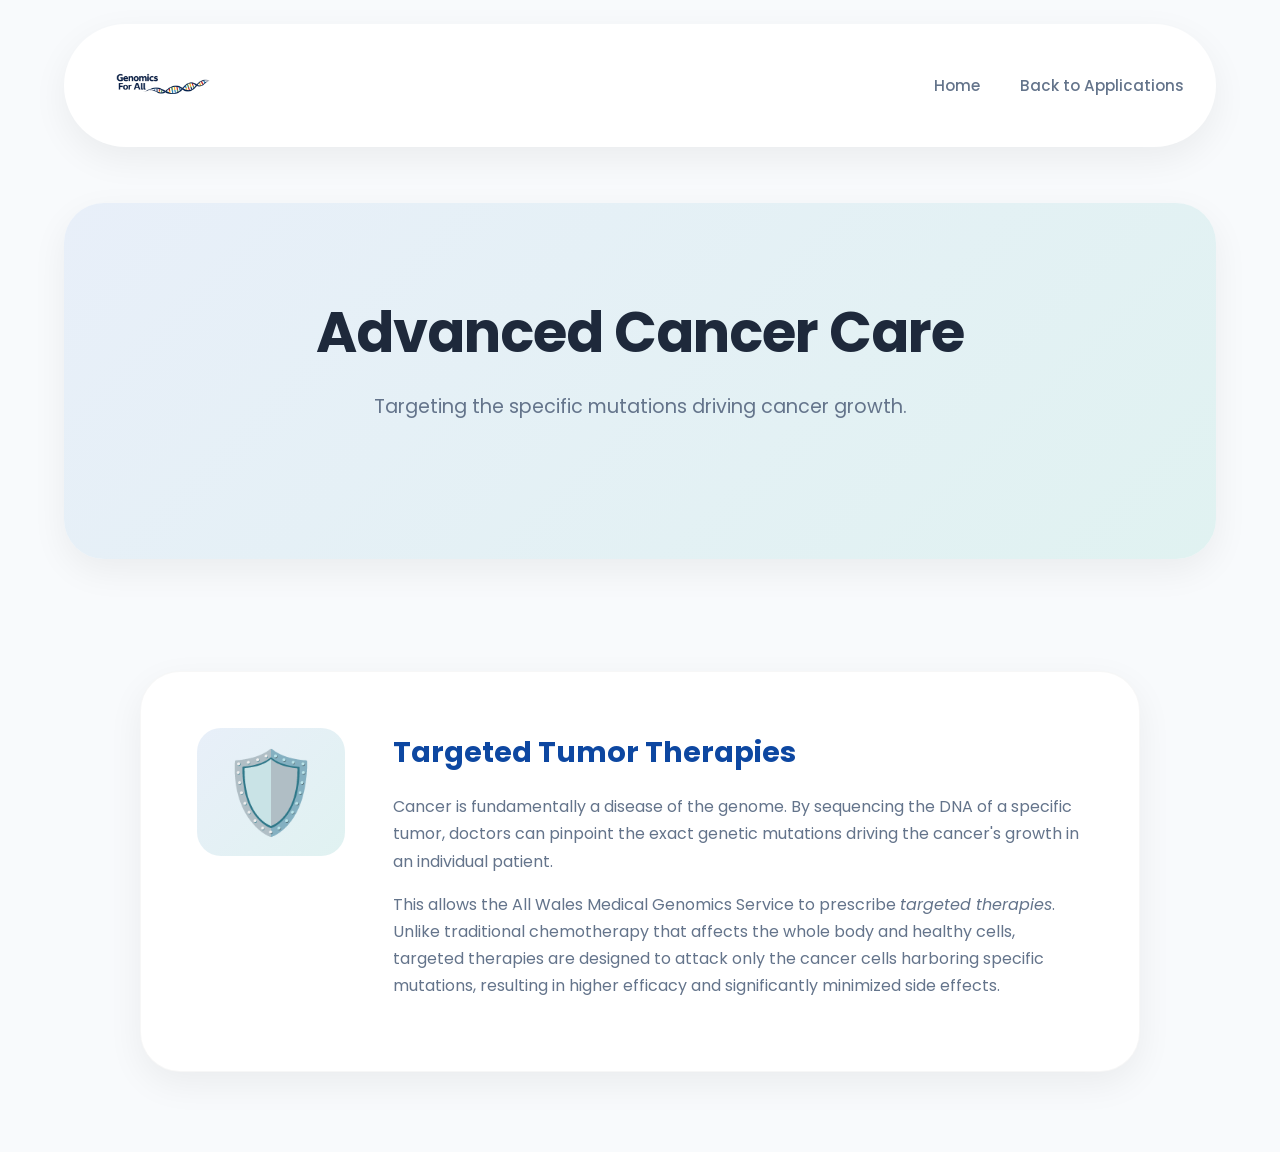
<file: cancer-care.html>
<!DOCTYPE html>
<html lang="en">
<head>
    <meta charset="UTF-8">
    <meta name="viewport" content="width=device-width, initial-scale=1.0">
    <title>Cancer Care - Genomics for All</title>
    <link href="https://fonts.googleapis.com/css2?family=Poppins:wght@300;400;500;600;700&display=swap" rel="stylesheet">
    <link rel="stylesheet" href="style.css">
</head>
<body>
    <header>
        <div class="nav-container">
            <a href="index.html">
                <img src="logo.png" alt="Genomics for All Logo" class="logo">
            </a>
            <nav>
                <ul>
                    <li><a href="index.html">Home</a></li>
                    <li><a href="index.html#nhs-wales">Back to Applications</a></li>
                </ul>
            </nav>
        </div>
    </header>

    <main>
        <section class="hero-wrapper">
            <div class="hero">
                <div class="hero-content">
                    <h1>Advanced Cancer Care</h1>
                    <p>Targeting the specific mutations driving cancer growth.</p>
                </div>
            </div>
        </section>

        <section class="content-section">
            <div class="detailed-cards-container">
                <article class="detailed-card">
                    <div class="card-icon-large">🛡️</div>
                    <div class="card-text">
                        <h2>Targeted Tumor Therapies</h2>
                        <p>Cancer is fundamentally a disease of the genome. By sequencing the DNA of a specific tumor, doctors can pinpoint the exact genetic mutations driving the cancer's growth in an individual patient.</p>
                        <p>This allows the All Wales Medical Genomics Service to prescribe <em>targeted therapies</em>. Unlike traditional chemotherapy that affects the whole body and healthy cells, targeted therapies are designed to attack only the cancer cells harboring specific mutations, resulting in higher efficacy and significantly minimized side effects.</p>
                    </div>
                </article>
            </div>
        </section>
    </main>

    </body>
</html>
</file>
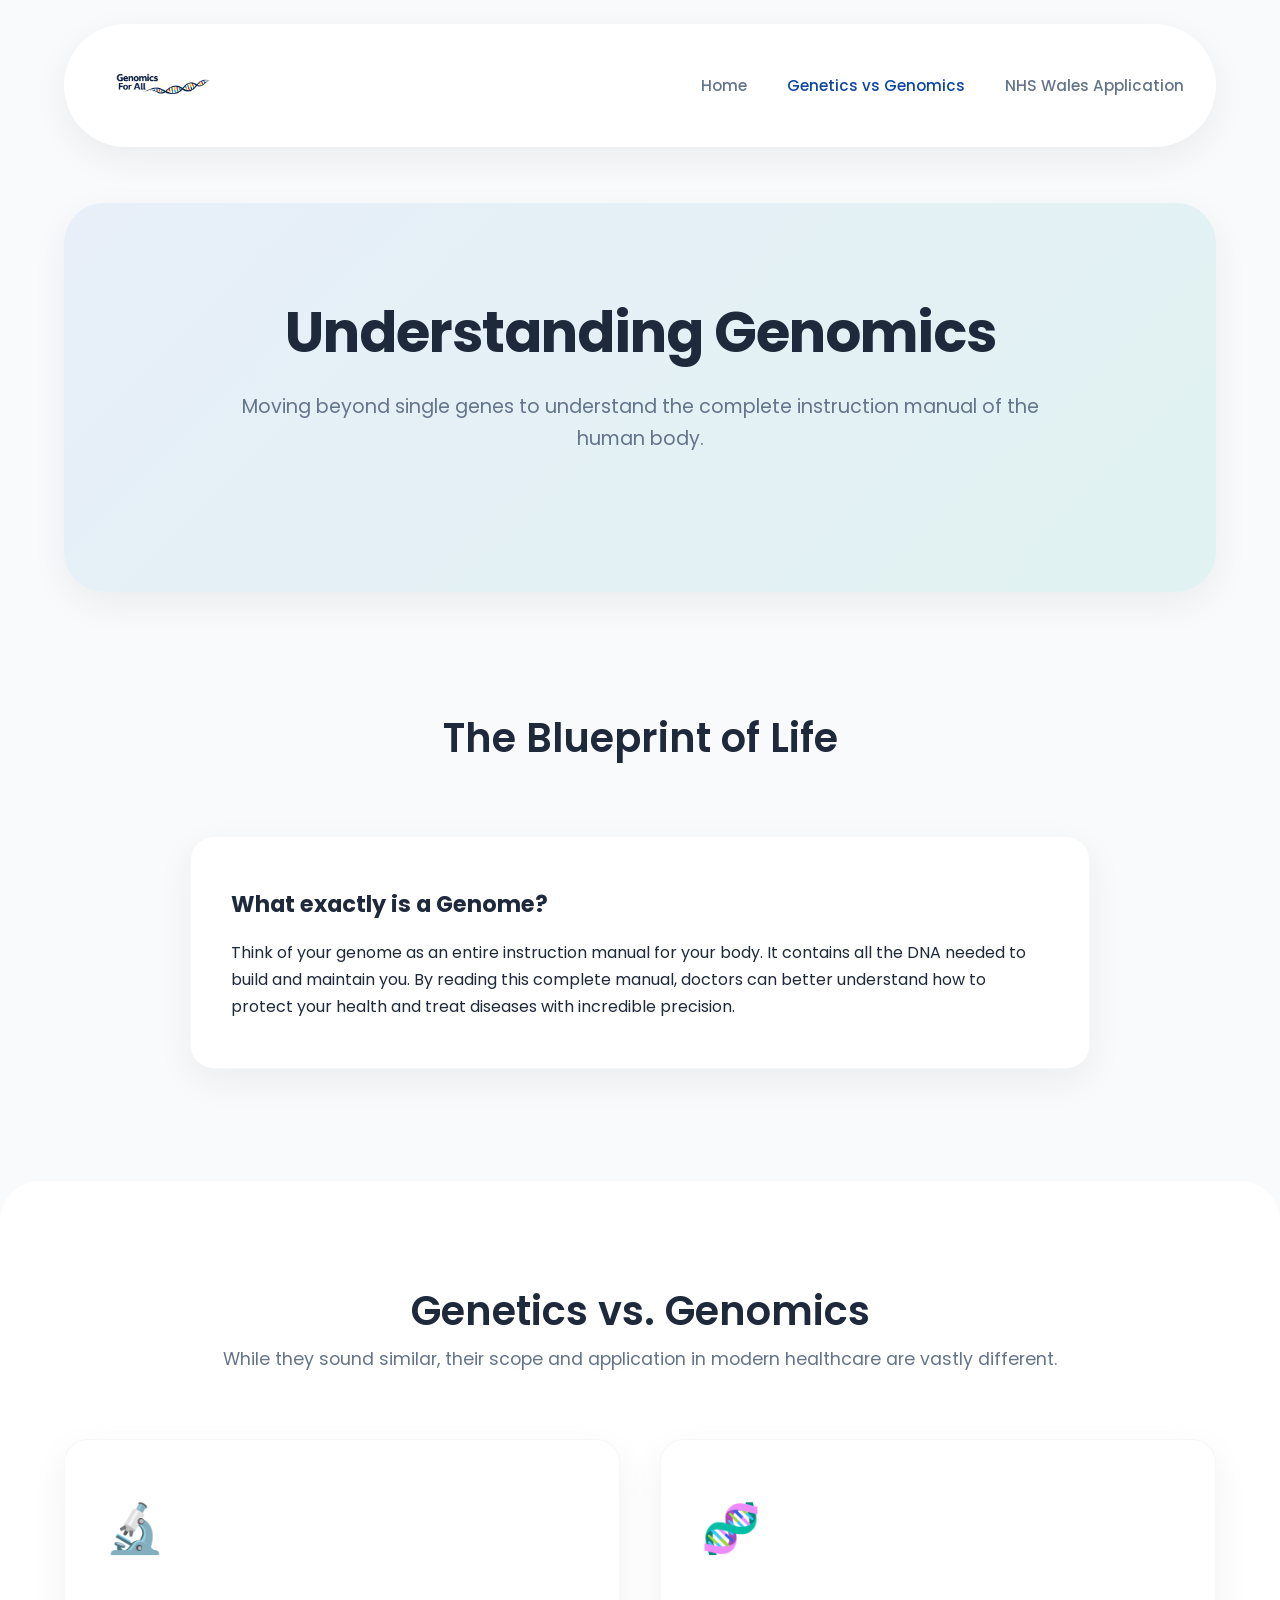
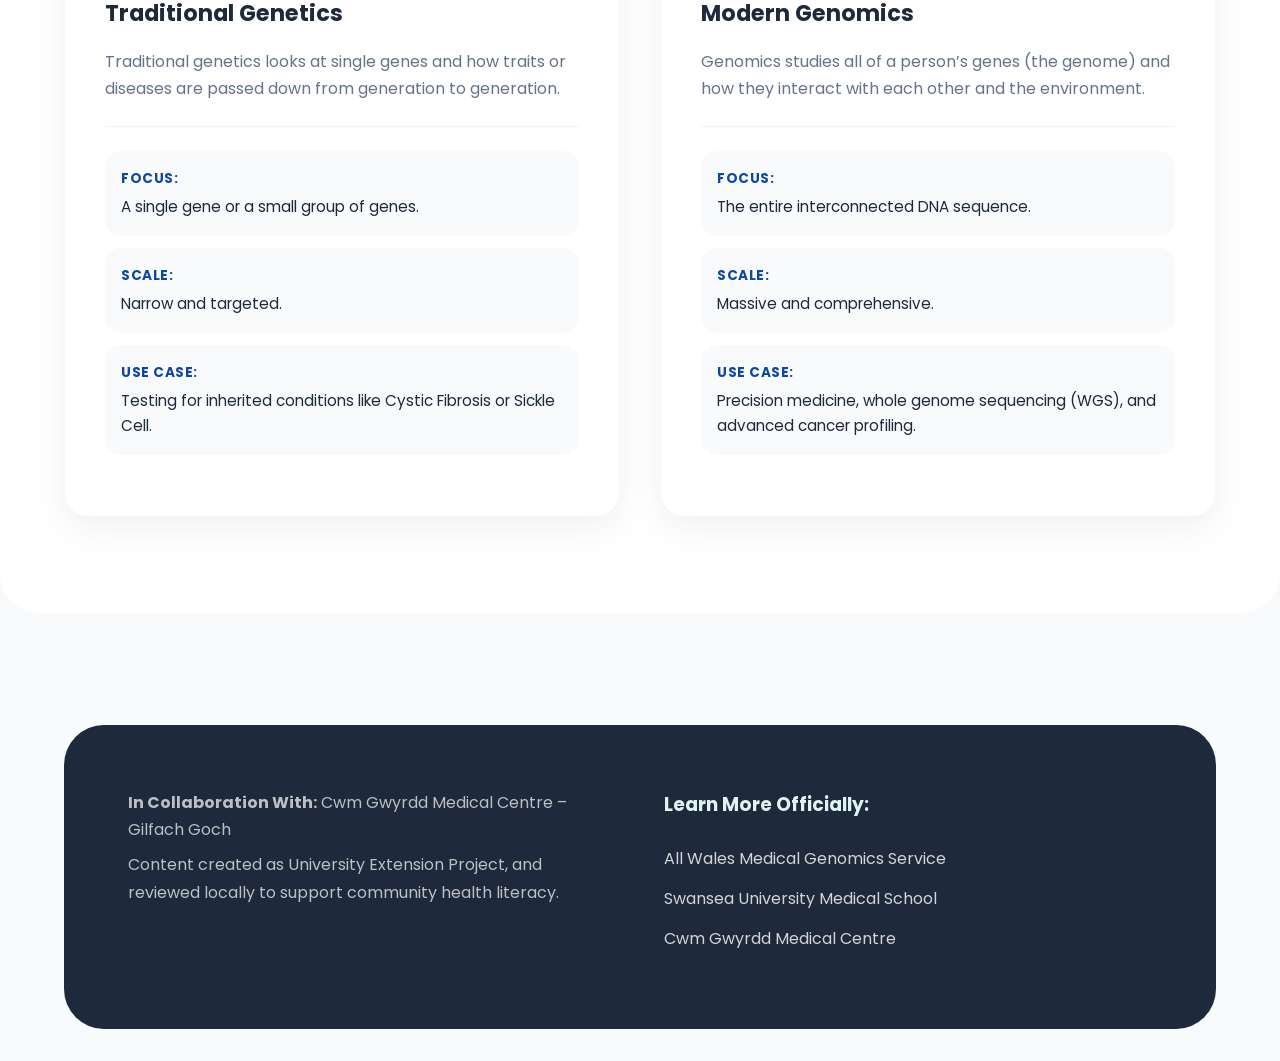
<file: genomics.html>
<!DOCTYPE html>
<html lang="en">
<head>
    <meta charset="UTF-8">
    <meta name="viewport" content="width=device-width, initial-scale=1.0">
    <title>Genetics vs. Genomics - Genomics for All</title>
    <link href="https://fonts.googleapis.com/css2?family=Poppins:wght@300;400;500;600;700&display=swap" rel="stylesheet">
    <link rel="stylesheet" href="style.css">
</head>
<body>

    <header>
        <div class="nav-container">
            <a href="index.html">
                <img src="logo.png" alt="Genomics for All Logo" class="logo">
            </a>
            <nav>
                <ul>
                    <li><a href="index.html">Home</a></li>
                    <li><a href="genomics.html" class="active">Genetics vs Genomics</a></li>
                    <li><a href="index.html#nhs-wales">NHS Wales Application</a></li>
                </ul>
            </nav>
        </div>
    </header>

    <main>
        
        <section class="hero-wrapper">
            <div class="hero">
                <div class="hero-content">
                    <h1>Understanding Genomics</h1>
                    <p>Moving beyond single genes to understand the complete instruction manual of the human body.</p>
                </div>
            </div>
        </section>

        <section class="content-section">
            <div class="section-header">
                <h2>The Blueprint of Life</h2>
            </div>
            <div class="faq-container">
                <article class="faq-item">
                    <h3>What exactly is a Genome?</h3>
                    <p>Think of your genome as an entire instruction manual for your body. It contains all the DNA needed to build and maintain you. By reading this complete manual, doctors can better understand how to protect your health and treat diseases with incredible precision.</p>
                </article>
            </div>
        </section>

        <section class="content-section alternate-bg">
            <div class="section-header">
                <h2>Genetics vs. Genomics</h2>
                <p>While they sound similar, their scope and application in modern healthcare are vastly different.</p>
            </div>
            
            <div class="cards-grid-2">
                <article class="info-card comparison-card">
                    <div class="card-icon">🔬</div>
                    <h3>Traditional Genetics</h3>
                    <p>Traditional genetics looks at single genes and how traits or diseases are passed down from generation to generation.</p>
                    
                    <ul class="feature-list">
                        <li><strong>Focus:</strong> A single gene or a small group of genes.</li>
                        <li><strong>Scale:</strong> Narrow and targeted.</li>
                        <li><strong>Use Case:</strong> Testing for inherited conditions like Cystic Fibrosis or Sickle Cell.</li>
                    </ul>
                </article>

                <article class="info-card comparison-card">
                    <div class="card-icon">🧬</div>
                    <h3>Modern Genomics</h3>
                    <p>Genomics studies all of a person’s genes (the genome) and how they interact with each other and the environment.</p>
                    
                    <ul class="feature-list">
                        <li><strong>Focus:</strong> The entire interconnected DNA sequence.</li>
                        <li><strong>Scale:</strong> Massive and comprehensive.</li>
                        <li><strong>Use Case:</strong> Precision medicine, whole genome sequencing (WGS), and advanced cancer profiling.</li>
                    </ul>
                </article>
            </div>
        </section>

    </main>

    <footer>
        <div class="footer-content">
            <div class="footer-collaboration">
                <p><strong>In Collaboration With:</strong> Cwm Gwyrdd Medical Centre – Gilfach Goch</p>
                <p>Content created as University Extension Project, and reviewed locally to support community health literacy.</p>
            </div>
            
            <div class="footer-links">
                <h3>Learn More Officially:</h3>
                <ul>
                    <li><a href="https://cavuhb.nhs.wales/our-services/all-wales-medical-genomics-service-awmgs/" target="_blank" rel="noopener noreferrer">All Wales Medical Genomics Service</a></li>
                    <li><a href="https://www.swansea.ac.uk/medicine/" target="_blank" rel="noopener noreferrer">Swansea University Medical School</a></li>
                    <li><a href="#" target="_blank" rel="noopener noreferrer">Cwm Gwyrdd Medical Centre</a></li>
                </ul>
            </div>
        </div>
    </footer>

</body>
</html>
</file>
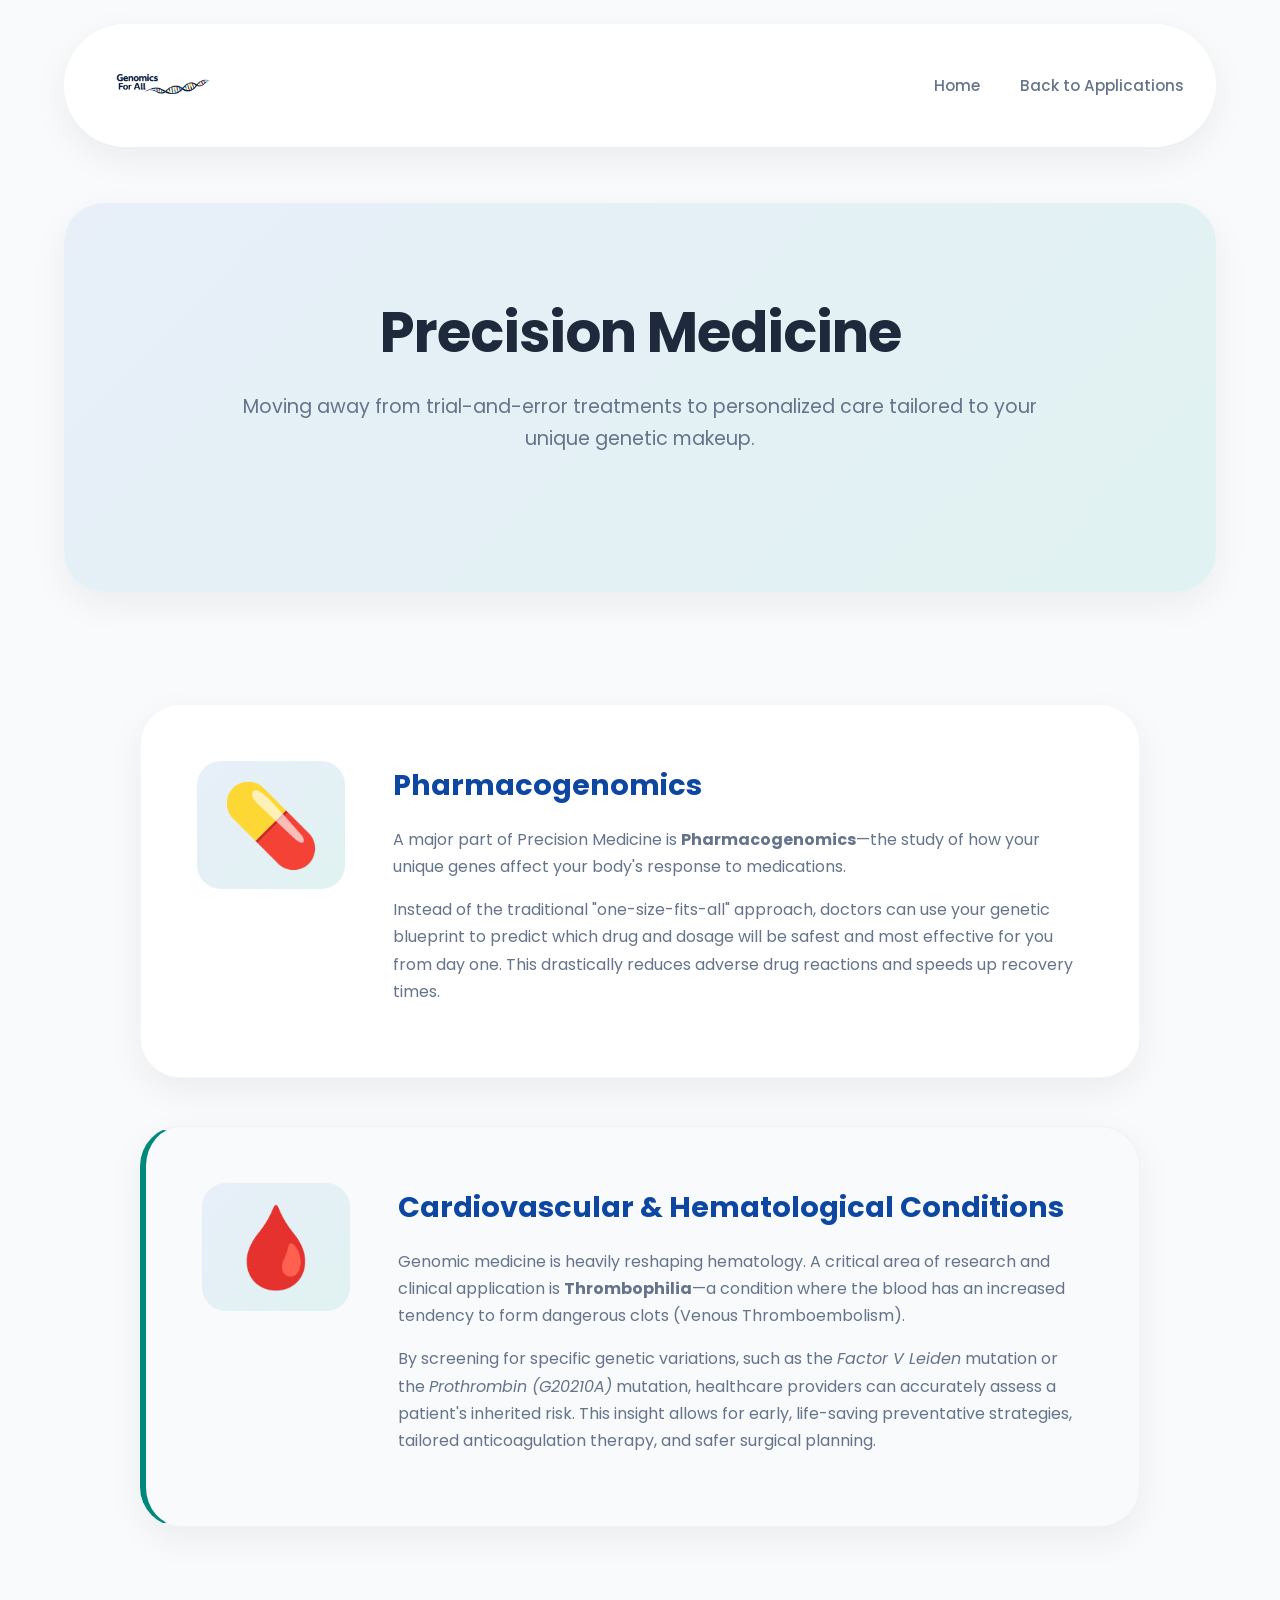
<file: precision-medicine.html>
<!DOCTYPE html>
<html lang="en">
<head>
    <meta charset="UTF-8">
    <meta name="viewport" content="width=device-width, initial-scale=1.0">
    <title>Precision Medicine - Genomics for All</title>
    <link href="https://fonts.googleapis.com/css2?family=Poppins:wght@300;400;500;600;700&display=swap" rel="stylesheet">
    <link rel="stylesheet" href="style.css">
</head>
<body>
    <header>
        <div class="nav-container">
            <a href="index.html">
                <img src="logo.png" alt="Genomics for All Logo" class="logo">
            </a>
            <nav>
                <ul>
                    <li><a href="index.html">Home</a></li>
                    <li><a href="index.html#nhs-wales">Back to Applications</a></li>
                </ul>
            </nav>
        </div>
    </header>

    <main>
        <section class="hero-wrapper">
            <div class="hero">
                <div class="hero-content">
                    <h1>Precision Medicine</h1>
                    <p>Moving away from trial-and-error treatments to personalized care tailored to your unique genetic makeup.</p>
                </div>
            </div>
        </section>

        <section class="content-section">
            <div class="detailed-cards-container">
                <article class="detailed-card">
                    <div class="card-icon-large">💊</div>
                    <div class="card-text">
                        <h2>Pharmacogenomics</h2>
                        <p>A major part of Precision Medicine is <strong>Pharmacogenomics</strong>—the study of how your unique genes affect your body's response to medications.</p>
                        <p>Instead of the traditional "one-size-fits-all" approach, doctors can use your genetic blueprint to predict which drug and dosage will be safest and most effective for you from day one. This drastically reduces adverse drug reactions and speeds up recovery times.</p>
                    </div>
                </article>

                <article class="detailed-card alternate-card-bg highlight-card">
                    <div class="card-icon-large">🩸</div>
                    <div class="card-text">
                        <h2>Cardiovascular & Hematological Conditions</h2>
                        <p>Genomic medicine is heavily reshaping hematology. A critical area of research and clinical application is <strong>Thrombophilia</strong>—a condition where the blood has an increased tendency to form dangerous clots (Venous Thromboembolism).</p>
                        <p>By screening for specific genetic variations, such as the <em>Factor V Leiden</em> mutation or the <em>Prothrombin (G20210A)</em> mutation, healthcare providers can accurately assess a patient's inherited risk. This insight allows for early, life-saving preventative strategies, tailored anticoagulation therapy, and safer surgical planning.</p>
                    </div>
                </article>
            </div>
        </section>
    </main>

    </body>
</html>
</file>
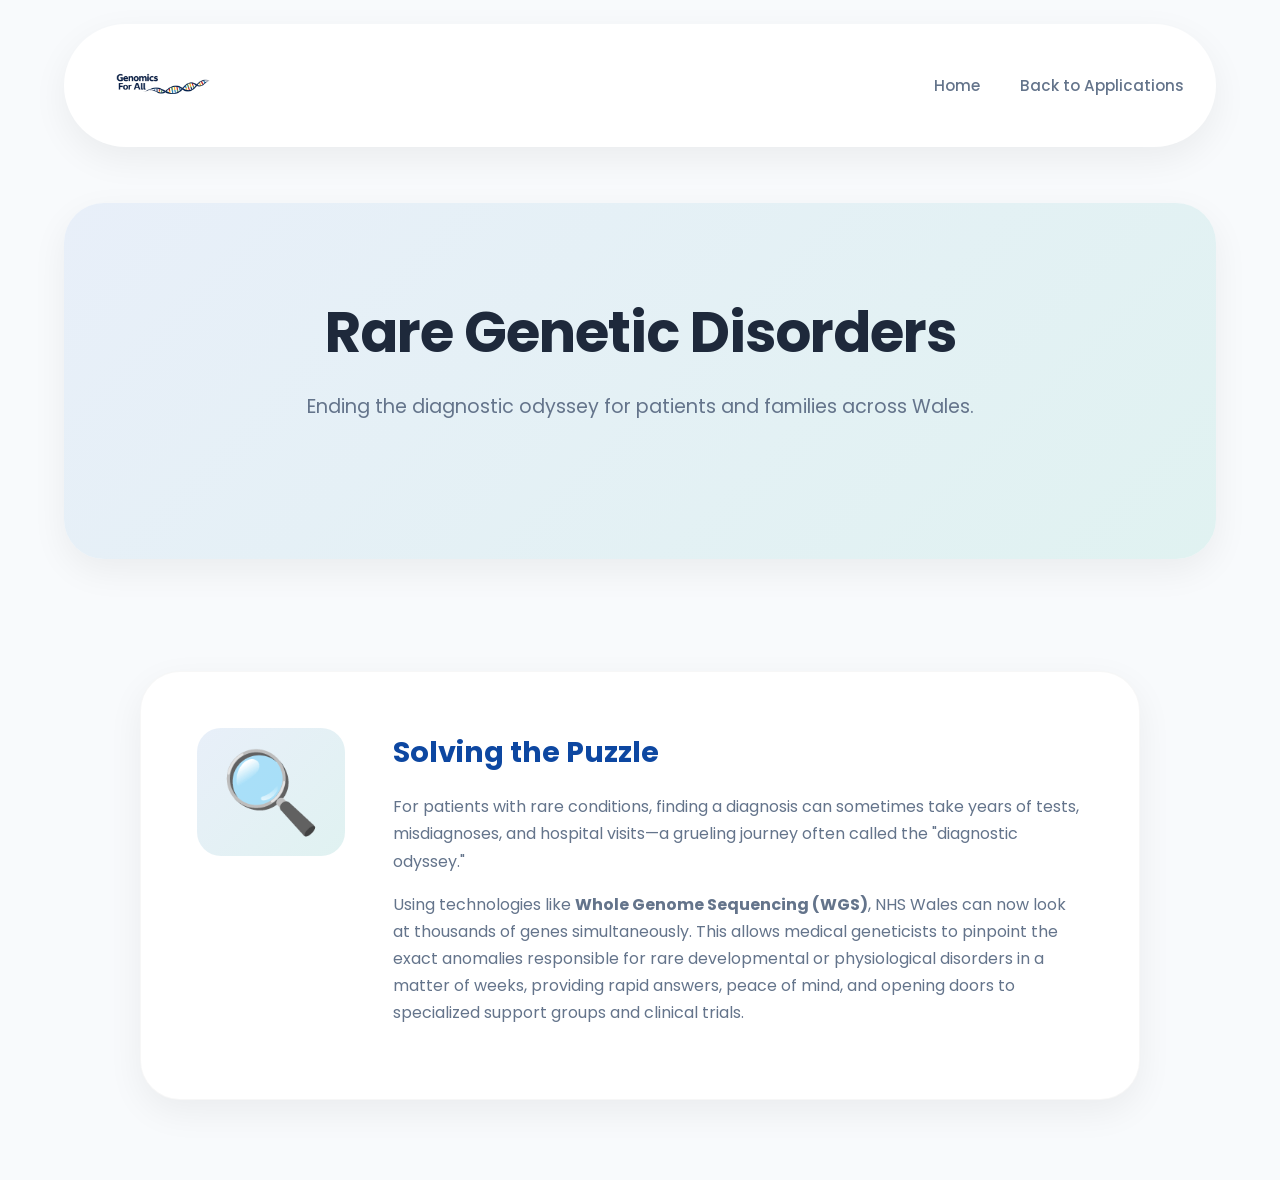
<file: rare-disease.html>
<!DOCTYPE html>
<html lang="en">
<head>
    <meta charset="UTF-8">
    <meta name="viewport" content="width=device-width, initial-scale=1.0">
    <title>Rare Disease Diagnosis - Genomics for All</title>
    <link href="https://fonts.googleapis.com/css2?family=Poppins:wght@300;400;500;600;700&display=swap" rel="stylesheet">
    <link rel="stylesheet" href="style.css">
</head>
<body>
    <header>
        <div class="nav-container">
            <a href="index.html">
                <img src="logo.png" alt="Genomics for All Logo" class="logo">
            </a>
            <nav>
                <ul>
                    <li><a href="index.html">Home</a></li>
                    <li><a href="index.html#nhs-wales">Back to Applications</a></li>
                </ul>
            </nav>
        </div>
    </header>

    <main>
        <section class="hero-wrapper">
            <div class="hero">
                <div class="hero-content">
                    <h1>Rare Genetic Disorders</h1>
                    <p>Ending the diagnostic odyssey for patients and families across Wales.</p>
                </div>
            </div>
        </section>

        <section class="content-section">
            <div class="detailed-cards-container">
                <article class="detailed-card">
                    <div class="card-icon-large">🔍</div>
                    <div class="card-text">
                        <h2>Solving the Puzzle</h2>
                        <p>For patients with rare conditions, finding a diagnosis can sometimes take years of tests, misdiagnoses, and hospital visits—a grueling journey often called the "diagnostic odyssey."</p>
                        <p>Using technologies like <strong>Whole Genome Sequencing (WGS)</strong>, NHS Wales can now look at thousands of genes simultaneously. This allows medical geneticists to pinpoint the exact anomalies responsible for rare developmental or physiological disorders in a matter of weeks, providing rapid answers, peace of mind, and opening doors to specialized support groups and clinical trials.</p>
                    </div>
                </article>
            </div>
        </section>
    </main>

    </body>
</html>
</file>
<file: style.css>
��/ *   = = = = = = = = = = = = = = = = = = = = = = = = = = = = = = = = = = = = = = = = = = = = = = = = = = = = = = = = = = = = = = = = = = = = = = = = = =  
       1 .   C S S   T h e m e  
       = = = = = = = = = = = = = = = = = = = = = = = = = = = = = = = = = = = = = = = = = = = = = = = = = = = = = = = = = = = = = = = = = = = = = = = = = =   * /  
 : r o o t   {  
         - - p r i m a r y - c o l o r :   # 0 d 4 7 a 1 ;    
         - - p r i m a r y - l i g h t :   # e 8 e f f 9 ;    
         - - s e c o n d a r y - c o l o r :   # 0 0 8 9 7 b ;    
         - - s e c o n d a r y - l i g h t :   # e 0 f 2 f 1 ;    
          
         - - t e x t - m a i n :   # 1 e 2 9 3 b ;  
         - - t e x t - m u t e d :   # 6 4 7 4 8 b ;  
         - - b g - p a g e :   # f 8 f a f c ;    
         - - c a r d - b g :   # f f f f f f ;  
          
         - - r a d i u s - s m :   1 6 p x ;  
         - - r a d i u s - m d :   2 4 p x ;  
         - - r a d i u s - l g :   4 0 p x ;  
         - - r a d i u s - p i l l :   1 0 0 p x ;  
          
         - - s h a d o w - s o f t :   0   1 2 p x   3 6 p x   r g b a ( 0 ,   0 ,   0 ,   0 . 0 6 ) ;  
         - - s h a d o w - h o v e r :   0   2 0 p x   4 8 p x   r g b a ( 0 ,   0 ,   0 ,   0 . 1 ) ;  
          
         - - f o n t - s t a c k :   ' P o p p i n s ' ,   s a n s - s e r i f ;  
 }  
  
 / *   = = = = = = = = = = = = = = = = = = = = = = = = = = = = = = = = = = = = = = = = = = = = = = = = = = = = = = = = = = = = = = = = = = = = = = = = = =  
       2 .   B a s e   R e s e t   &   T y p o g r a p h y  
       = = = = = = = = = = = = = = = = = = = = = = = = = = = = = = = = = = = = = = = = = = = = = = = = = = = = = = = = = = = = = = = = = = = = = = = = = =   * /  
 *   {  
         m a r g i n :   0 ;  
         p a d d i n g :   0 ;  
         b o x - s i z i n g :   b o r d e r - b o x ;  
 }  
  
 h t m l   {  
         s c r o l l - b e h a v i o r :   s m o o t h ;  
 }  
  
 b o d y   {  
         f o n t - f a m i l y :   v a r ( - - f o n t - s t a c k ) ;  
         l i n e - h e i g h t :   1 . 7 ;  
         c o l o r :   v a r ( - - t e x t - m a i n ) ;  
         b a c k g r o u n d - c o l o r :   v a r ( - - b g - p a g e ) ;  
 }  
  
 . c a r d - l i n k   {  
         t e x t - d e c o r a t i o n :   n o n e ;  
         c o l o r :   i n h e r i t ;  
         d i s p l a y :   b l o c k ;  
 }  
  
 / *   = = = = = = = = = = = = = = = = = = = = = = = = = = = = = = = = = = = = = = = = = = = = = = = = = = = = = = = = = = = = = = = = = = = = = = = = = =  
       3 .   H e a d e r   &   N a v i g a t i o n   B a r  
       = = = = = = = = = = = = = = = = = = = = = = = = = = = = = = = = = = = = = = = = = = = = = = = = = = = = = = = = = = = = = = = = = = = = = = = = = =   * /  
 h e a d e r   {  
         b a c k g r o u n d - c o l o r :   v a r ( - - b g - p a g e ) ;  
         p a d d i n g :   1 . 5 r e m   5 % ;  
         p o s i t i o n :   s t i c k y ;  
         t o p :   0 ;  
         z - i n d e x :   1 0 0 0 ;  
 }  
  
 . n a v - c o n t a i n e r   {  
         m a x - w i d t h :   1 2 0 0 p x ;  
         m a r g i n :   0   a u t o ;  
         b a c k g r o u n d - c o l o r :   v a r ( - - c a r d - b g ) ;  
         b o r d e r - r a d i u s :   v a r ( - - r a d i u s - p i l l ) ;  
         p a d d i n g :   1 . 2 r e m   2 r e m ;    
         d i s p l a y :   f l e x ;  
         j u s t i f y - c o n t e n t :   s p a c e - b e t w e e n ;  
         a l i g n - i t e m s :   c e n t e r ;  
         b o x - s h a d o w :   v a r ( - - s h a d o w - s o f t ) ;  
 }  
  
 . l o g o   {  
         m a x - h e i g h t :   8 5 p x ;    
         w i d t h :   a u t o ;  
         d i s p l a y :   b l o c k ;  
 }  
  
 n a v   u l   {  
         d i s p l a y :   f l e x ;  
         l i s t - s t y l e :   n o n e ;  
         g a p :   2 . 5 r e m ;  
 }  
  
 n a v   a   {  
         t e x t - d e c o r a t i o n :   n o n e ;  
         c o l o r :   v a r ( - - t e x t - m u t e d ) ;  
         f o n t - w e i g h t :   5 0 0 ;  
         t r a n s i t i o n :   c o l o r   0 . 3 s   e a s e ;  
         f o n t - s i z e :   0 . 9 5 r e m ;  
 }  
  
 n a v   a : h o v e r ,   n a v   a . a c t i v e   {  
         c o l o r :   v a r ( - - p r i m a r y - c o l o r ) ;  
 }  
  
 / *   = = = = = = = = = = = = = = = = = = = = = = = = = = = = = = = = = = = = = = = = = = = = = = = = = = = = = = = = = = = = = = = = = = = = = = = = = =  
       4 .   H e r o   S e c t i o n  
       = = = = = = = = = = = = = = = = = = = = = = = = = = = = = = = = = = = = = = = = = = = = = = = = = = = = = = = = = = = = = = = = = = = = = = = = = =   * /  
 . h e r o - w r a p p e r   {  
         p a d d i n g :   2 r e m   5 % ;  
         m a x - w i d t h :   1 3 0 0 p x ;  
         m a r g i n :   0   a u t o ;  
 }  
  
 . h e r o   {  
         b a c k g r o u n d :   l i n e a r - g r a d i e n t ( 1 3 5 d e g ,   v a r ( - - p r i m a r y - l i g h t )   0 % ,   v a r ( - - s e c o n d a r y - l i g h t )   1 0 0 % ) ;  
         b o r d e r - r a d i u s :   v a r ( - - r a d i u s - l g ) ;  
         p a d d i n g :   6 r e m   3 r e m ;  
         t e x t - a l i g n :   c e n t e r ;  
         b o x - s h a d o w :   v a r ( - - s h a d o w - s o f t ) ;  
 }  
  
 . h e r o - c o n t e n t   {  
         m a x - w i d t h :   8 0 0 p x ;  
         m a r g i n :   0   a u t o ;  
 }  
  
 . h e r o   h 1   {  
         c o l o r :   v a r ( - - t e x t - m a i n ) ;  
         f o n t - s i z e :   3 . 5 r e m ;  
         f o n t - w e i g h t :   7 0 0 ;  
         l i n e - h e i g h t :   1 . 2 ;  
         m a r g i n - b o t t o m :   1 . 5 r e m ;  
         l e t t e r - s p a c i n g :   - 1 p x ;  
 }  
  
 . h e r o   p   {  
         f o n t - s i z e :   1 . 2 r e m ;  
         c o l o r :   v a r ( - - t e x t - m u t e d ) ;  
         m a r g i n - b o t t o m :   2 . 5 r e m ;  
 }  
  
 . c t a - b t n   {  
         d i s p l a y :   i n l i n e - b l o c k ;  
         p a d d i n g :   1 r e m   3 r e m ;  
         b a c k g r o u n d - c o l o r :   v a r ( - - p r i m a r y - c o l o r ) ;  
         c o l o r :   # F F F F F F ;  
         t e x t - d e c o r a t i o n :   n o n e ;  
         b o r d e r - r a d i u s :   v a r ( - - r a d i u s - p i l l ) ;  
         f o n t - w e i g h t :   6 0 0 ;  
         f o n t - s i z e :   1 . 1 r e m ;  
         b o x - s h a d o w :   0   8 p x   2 4 p x   r g b a ( 1 3 ,   7 1 ,   1 6 1 ,   0 . 2 5 ) ;  
         t r a n s i t i o n :   a l l   0 . 3 s   e a s e ;  
 }  
  
 . c t a - b t n : h o v e r   {  
         b a c k g r o u n d - c o l o r :   v a r ( - - s e c o n d a r y - c o l o r ) ;  
         t r a n s f o r m :   t r a n s l a t e Y ( - 3 p x ) ;  
         b o x - s h a d o w :   0   1 2 p x   3 2 p x   r g b a ( 0 ,   1 3 7 ,   1 2 3 ,   0 . 3 ) ;  
 }  
  
 / *   = = = = = = = = = = = = = = = = = = = = = = = = = = = = = = = = = = = = = = = = = = = = = = = = = = = = = = = = = = = = = = = = = = = = = = = = = =  
       5 .   M a i n   G r i d s   &   I n f o   C a r d s  
       = = = = = = = = = = = = = = = = = = = = = = = = = = = = = = = = = = = = = = = = = = = = = = = = = = = = = = = = = = = = = = = = = = = = = = = = = =   * /  
 . c o n t e n t - s e c t i o n   {  
         p a d d i n g :   5 r e m   5 % ;  
         m a x - w i d t h :   1 2 0 0 p x ;  
         m a r g i n :   0   a u t o ;  
 }  
  
 . a l t e r n a t e - b g   {  
         b a c k g r o u n d - c o l o r :   # f f f f f f ;  
         m a x - w i d t h :   1 0 0 % ;  
         b o r d e r - r a d i u s :   v a r ( - - r a d i u s - l g ) ;  
         p a d d i n g :   6 r e m   5 % ;  
         m a r g i n :   2 r e m   0 ;  
 }  
  
 . s e c t i o n - h e a d e r   {  
         t e x t - a l i g n :   c e n t e r ;  
         m a r g i n - b o t t o m :   4 r e m ;  
 }  
  
 . s e c t i o n - h e a d e r   h 2   {  
         f o n t - s i z e :   2 . 5 r e m ;  
         c o l o r :   v a r ( - - t e x t - m a i n ) ;  
         f o n t - w e i g h t :   6 0 0 ;  
 }  
  
 . s e c t i o n - h e a d e r   p   {  
         c o l o r :   v a r ( - - t e x t - m u t e d ) ;  
         f o n t - s i z e :   1 . 1 r e m ;  
 }  
  
 . c a r d s - g r i d - 2   {  
         d i s p l a y :   g r i d ;  
         g r i d - t e m p l a t e - c o l u m n s :   r e p e a t ( a u t o - f i t ,   m i n m a x ( 4 0 0 p x ,   1 f r ) ) ;  
         g a p :   2 . 5 r e m ;  
 }  
  
 . c a r d s - g r i d - 3   {  
         d i s p l a y :   g r i d ;  
         g r i d - t e m p l a t e - c o l u m n s :   r e p e a t ( a u t o - f i t ,   m i n m a x ( 3 0 0 p x ,   1 f r ) ) ;  
         g a p :   2 . 5 r e m ;  
 }  
  
 . i n f o - c a r d   {  
         b a c k g r o u n d :   v a r ( - - c a r d - b g ) ;  
         p a d d i n g :   3 r e m   2 . 5 r e m ;  
         b o r d e r - r a d i u s :   v a r ( - - r a d i u s - m d ) ;  
         b o x - s h a d o w :   v a r ( - - s h a d o w - s o f t ) ;  
         t r a n s i t i o n :   t r a n s f o r m   0 . 3 s   e a s e ,   b o x - s h a d o w   0 . 3 s   e a s e ;  
         b o r d e r :   1 p x   s o l i d   r g b a ( 0 , 0 , 0 , 0 . 0 3 ) ;  
         h e i g h t :   1 0 0 % ;  
 }  
  
 . i n f o - c a r d : h o v e r   {  
         t r a n s f o r m :   t r a n s l a t e Y ( - 8 p x ) ;  
         b o x - s h a d o w :   v a r ( - - s h a d o w - h o v e r ) ;  
 }  
  
 . c a r d - i c o n   {  
         f o n t - s i z e :   3 r e m ;  
         m a r g i n - b o t t o m :   1 . 5 r e m ;  
 }  
  
 . i n f o - c a r d   h 3   {  
         f o n t - s i z e :   1 . 4 r e m ;  
         m a r g i n - b o t t o m :   1 r e m ;  
         c o l o r :   v a r ( - - t e x t - m a i n ) ;  
 }  
  
 . i n f o - c a r d   p   {  
         c o l o r :   v a r ( - - t e x t - m u t e d ) ;  
 }  
  
 / *   = = = = = = = = = = = = = = = = = = = = = = = = = = = = = = = = = = = = = = = = = = = = = = = = = = = = = = = = = = = = = = = = = = = = = = = = = =  
       6 .   D e t a i l e d   D e e p - D i v e   C a r d s   ( F o r   N H S   W a l e s   P a g e s )  
       = = = = = = = = = = = = = = = = = = = = = = = = = = = = = = = = = = = = = = = = = = = = = = = = = = = = = = = = = = = = = = = = = = = = = = = = = =   * /  
 . d e t a i l e d - c a r d s - c o n t a i n e r   {  
         d i s p l a y :   f l e x ;  
         f l e x - d i r e c t i o n :   c o l u m n ;  
         g a p :   3 r e m ;  
         m a x - w i d t h :   1 0 0 0 p x ;  
         m a r g i n :   0   a u t o ;  
 }  
  
 . d e t a i l e d - c a r d   {  
         d i s p l a y :   f l e x ;  
         a l i g n - i t e m s :   f l e x - s t a r t ;  
         g a p :   3 r e m ;  
         b a c k g r o u n d :   v a r ( - - c a r d - b g ) ;  
         p a d d i n g :   3 . 5 r e m ;  
         b o r d e r - r a d i u s :   v a r ( - - r a d i u s - l g ) ;  
         b o x - s h a d o w :   v a r ( - - s h a d o w - s o f t ) ;  
         b o r d e r :   1 p x   s o l i d   r g b a ( 0 , 0 , 0 , 0 . 0 3 ) ;  
 }  
  
 . a l t e r n a t e - c a r d - b g   {  
         b a c k g r o u n d :   v a r ( - - b g - p a g e ) ;  
 }  
  
 . h i g h l i g h t - c a r d   {  
         b o r d e r - l e f t :   6 p x   s o l i d   v a r ( - - s e c o n d a r y - c o l o r ) ;  
 }  
  
 . c a r d - i c o n - l a r g e   {  
         f o n t - s i z e :   5 r e m ;  
         l i n e - h e i g h t :   1 ;  
         b a c k g r o u n d :   l i n e a r - g r a d i e n t ( 1 3 5 d e g ,   v a r ( - - p r i m a r y - l i g h t ) ,   v a r ( - - s e c o n d a r y - l i g h t ) ) ;  
         p a d d i n g :   1 . 5 r e m ;  
         b o r d e r - r a d i u s :   v a r ( - - r a d i u s - m d ) ;  
         f l e x - s h r i n k :   0 ;    
 }  
  
 . c a r d - t e x t   h 2   {  
         c o l o r :   v a r ( - - p r i m a r y - c o l o r ) ;  
         f o n t - s i z e :   1 . 8 r e m ;  
         m a r g i n - b o t t o m :   1 r e m ;  
 }  
  
 . c a r d - t e x t   p   {  
         m a r g i n - b o t t o m :   1 r e m ;  
         c o l o r :   v a r ( - - t e x t - m u t e d ) ;  
 }  
  
 / *   = = = = = = = = = = = = = = = = = = = = = = = = = = = = = = = = = = = = = = = = = = = = = = = = = = = = = = = = = = = = = = = = = = = = = = = = = =  
       7 .   S p e c i f i c   S t y l e s   f o r   G e n o m i c s   C o m p a r i s o n   P a g e   ( R E S T O R E D ! )  
       = = = = = = = = = = = = = = = = = = = = = = = = = = = = = = = = = = = = = = = = = = = = = = = = = = = = = = = = = = = = = = = = = = = = = = = = = =   * /  
 . c o m p a r i s o n - c a r d   {  
         d i s p l a y :   f l e x ;  
         f l e x - d i r e c t i o n :   c o l u m n ;  
 }  
  
 . c o m p a r i s o n - c a r d   p   {  
         m a r g i n - b o t t o m :   1 . 5 r e m ;  
         f l e x - g r o w :   1 ;    
 }  
  
 . f e a t u r e - l i s t   {  
         l i s t - s t y l e :   n o n e ;  
         p a d d i n g - t o p :   1 . 5 r e m ;  
         b o r d e r - t o p :   1 p x   s o l i d   r g b a ( 0 , 0 , 0 , 0 . 0 5 ) ;  
 }  
  
 . f e a t u r e - l i s t   l i   {  
         b a c k g r o u n d - c o l o r :   v a r ( - - b g - p a g e ) ;  
         m a r g i n - b o t t o m :   0 . 8 r e m ;  
         p a d d i n g :   1 r e m ;  
         b o r d e r - r a d i u s :   v a r ( - - r a d i u s - s m ) ;  
         c o l o r :   v a r ( - - t e x t - m a i n ) ;  
         f o n t - s i z e :   0 . 9 5 r e m ;  
 }  
  
 . f e a t u r e - l i s t   s t r o n g   {  
         c o l o r :   v a r ( - - p r i m a r y - c o l o r ) ;  
         d i s p l a y :   b l o c k ;  
         f o n t - s i z e :   0 . 8 5 r e m ;  
         t e x t - t r a n s f o r m :   u p p e r c a s e ;  
         l e t t e r - s p a c i n g :   0 . 5 p x ;  
         m a r g i n - b o t t o m :   0 . 2 r e m ;  
 }  
  
 / *   = = = = = = = = = = = = = = = = = = = = = = = = = = = = = = = = = = = = = = = = = = = = = = = = = = = = = = = = = = = = = = = = = = = = = = = = = =  
       8 .   F A Q   L a y o u t  
       = = = = = = = = = = = = = = = = = = = = = = = = = = = = = = = = = = = = = = = = = = = = = = = = = = = = = = = = = = = = = = = = = = = = = = = = = =   * /  
 . f a q - c o n t a i n e r   {  
         d i s p l a y :   f l e x ;  
         f l e x - d i r e c t i o n :   c o l u m n ;  
         g a p :   1 . 5 r e m ;  
         m a x - w i d t h :   9 0 0 p x ;  
         m a r g i n :   0   a u t o ;  
 }  
  
 . f a q - i t e m   {  
         b a c k g r o u n d :   v a r ( - - c a r d - b g ) ;  
         p a d d i n g :   3 r e m   2 . 5 r e m ;  
         b o r d e r - r a d i u s :   v a r ( - - r a d i u s - m d ) ;  
         b o x - s h a d o w :   v a r ( - - s h a d o w - s o f t ) ;  
         b o r d e r :   1 p x   s o l i d   r g b a ( 0 , 0 , 0 , 0 . 0 3 ) ;  
 }  
  
 . f a q - i t e m   h 3   {  
         f o n t - s i z e :   1 . 4 r e m ;  
         m a r g i n - b o t t o m :   1 r e m ;  
         c o l o r :   v a r ( - - t e x t - m a i n ) ;  
 }  
  
 / *   = = = = = = = = = = = = = = = = = = = = = = = = = = = = = = = = = = = = = = = = = = = = = = = = = = = = = = = = = = = = = = = = = = = = = = = = = =  
       9 .   F o o t e r   ( W i t h   F l e x   F i x )  
       = = = = = = = = = = = = = = = = = = = = = = = = = = = = = = = = = = = = = = = = = = = = = = = = = = = = = = = = = = = = = = = = = = = = = = = = = =   * /  
 f o o t e r   {  
         p a d d i n g :   3 r e m   5 %   2 r e m   5 % ;  
         m a r g i n - t o p :   4 r e m ;  
 }  
  
 . f o o t e r - c o n t e n t   {  
         b a c k g r o u n d - c o l o r :   v a r ( - - t e x t - m a i n ) ;  
         c o l o r :   # f f f f f f ;  
         b o r d e r - r a d i u s :   v a r ( - - r a d i u s - l g ) ;  
         p a d d i n g :   4 r e m ;  
         m a x - w i d t h :   1 2 0 0 p x ;  
         m a r g i n :   0   a u t o ;  
         d i s p l a y :   f l e x ;  
         f l e x - w r a p :   w r a p ;  
         j u s t i f y - c o n t e n t :   s p a c e - b e t w e e n ;  
         g a p :   3 r e m ;  
 }  
  
 . f o o t e r - c o l l a b o r a t i o n   {  
         f l e x :   1 ;  
         m i n - w i d t h :   3 0 0 p x ;  
 }  
  
 . f o o t e r - l i n k s   {  
         f l e x :   1 ;  
         m i n - w i d t h :   3 0 0 p x ;  
 }  
  
 . f o o t e r - c o l l a b o r a t i o n   p   {  
         c o l o r :   r g b a ( 2 5 5 , 2 5 5 , 2 5 5 , 0 . 7 ) ;  
         m a r g i n - b o t t o m :   0 . 5 r e m ;  
 }  
  
 . f o o t e r - l i n k s   h 3   {  
         m a r g i n - b o t t o m :   1 . 5 r e m ;  
         c o l o r :   v a r ( - - s e c o n d a r y - l i g h t ) ;  
 }  
  
 . f o o t e r - l i n k s   u l   {  
         l i s t - s t y l e :   n o n e ;  
 }  
  
 . f o o t e r - l i n k s   l i   {  
         m a r g i n - b o t t o m :   0 . 8 r e m ;  
 }  
  
 . f o o t e r - l i n k s   a   {  
         c o l o r :   r g b a ( 2 5 5 , 2 5 5 , 2 5 5 , 0 . 8 ) ;  
         t e x t - d e c o r a t i o n :   n o n e ;  
         t r a n s i t i o n :   c o l o r   0 . 3 s   e a s e ;  
 }  
  
 . f o o t e r - l i n k s   a : h o v e r   {  
         c o l o r :   # f f f f f f ;  
         t e x t - d e c o r a t i o n :   u n d e r l i n e ;  
 }  
  
 / *   = = = = = = = = = = = = = = = = = = = = = = = = = = = = = = = = = = = = = = = = = = = = = = = = = = = = = = = = = = = = = = = = = = = = = = = = = =  
       1 0 .   R e s p o n s i v e   D e s i g n   f o r   M o b i l e   D e v i c e s   ( M e d i a   Q u e r i e s )  
       = = = = = = = = = = = = = = = = = = = = = = = = = = = = = = = = = = = = = = = = = = = = = = = = = = = = = = = = = = = = = = = = = = = = = = = = = =   * /  
 @ m e d i a   ( m a x - w i d t h :   7 6 8 p x )   {  
         / *   1 .   S t a c k   t h e   n a v i g a t i o n   v e r t i c a l l y   s o   i t   d o e s n ' t   b r e a k   t h e   s c r e e n   * /  
         . n a v - c o n t a i n e r   {  
                 f l e x - d i r e c t i o n :   c o l u m n ;  
                 g a p :   1 . 2 r e m ;  
                 p a d d i n g :   1 . 5 r e m   1 r e m ;  
         }  
          
         n a v   u l   {  
                 f l e x - w r a p :   w r a p ;  
                 j u s t i f y - c o n t e n t :   c e n t e r ;  
                 g a p :   1 r e m ;  
         }  
  
         / *   2 .   S h r i n k   t h e   g i a n t   h e r o   t e x t   a n d   p a d d i n g   * /  
         . h e r o   {  
                 p a d d i n g :   4 r e m   1 . 5 r e m ;  
         }  
  
         . h e r o   h 1   {  
                 f o n t - s i z e :   2 . 2 r e m ;  
                 m a r g i n - b o t t o m :   1 r e m ;  
         }  
  
         / *   3 .   S t a c k   t h e   d e t a i l e d   d e e p - d i v e   c a r d s   * /  
         . d e t a i l e d - c a r d   {  
                 f l e x - d i r e c t i o n :   c o l u m n ;  
                 a l i g n - i t e m s :   c e n t e r ;  
                 t e x t - a l i g n :   c e n t e r ;  
                 p a d d i n g :   2 . 5 r e m   1 . 5 r e m ;  
                 g a p :   1 . 5 r e m ;  
         }  
  
         . c a r d - t e x t   h 2   {  
                 t e x t - a l i g n :   c e n t e r ;  
         }  
  
         / *   4 .   T i d y   u p   t h e   f o o t e r   f o r   s m a l l   s c r e e n s   * /  
         . f o o t e r - c o n t e n t   {  
                 f l e x - d i r e c t i o n :   c o l u m n ;  
                 p a d d i n g :   2 . 5 r e m ;  
                 t e x t - a l i g n :   c e n t e r ;  
                 g a p :   2 r e m ;  
         }  
 } 
</file>
